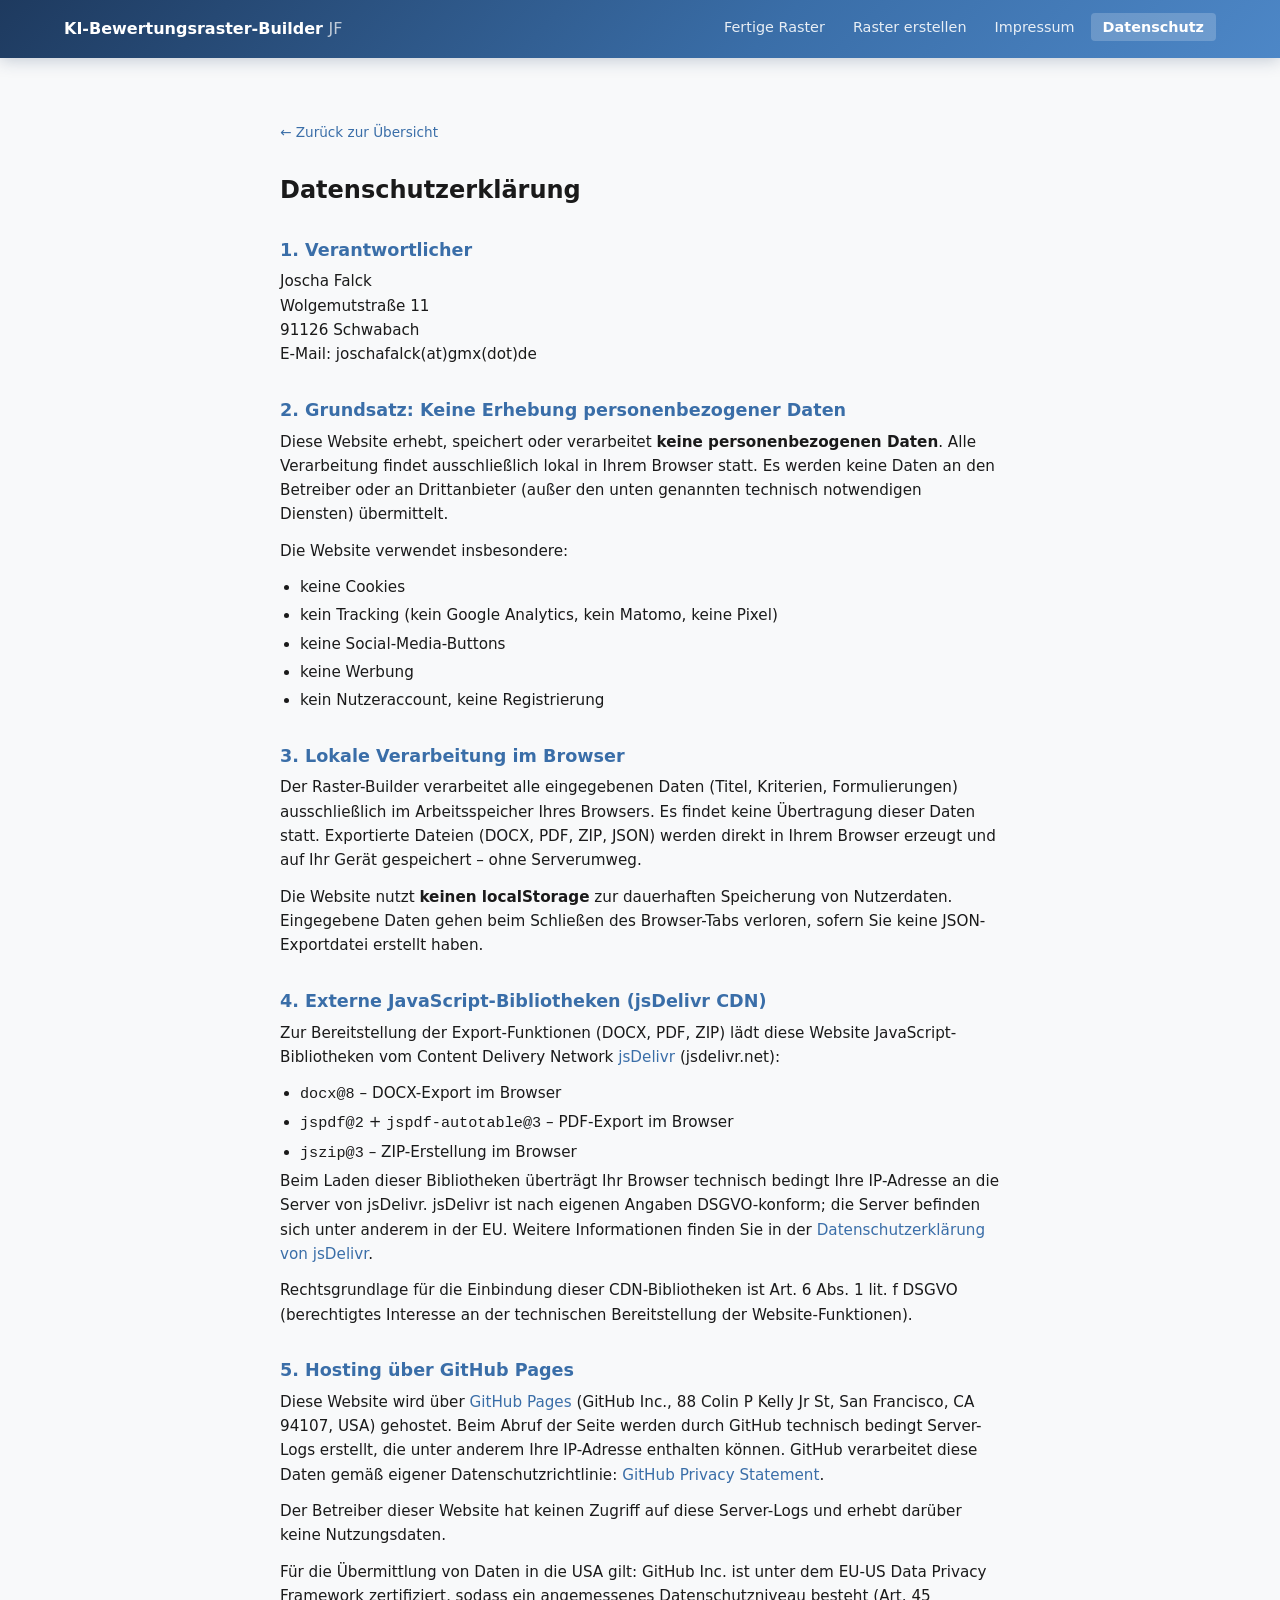
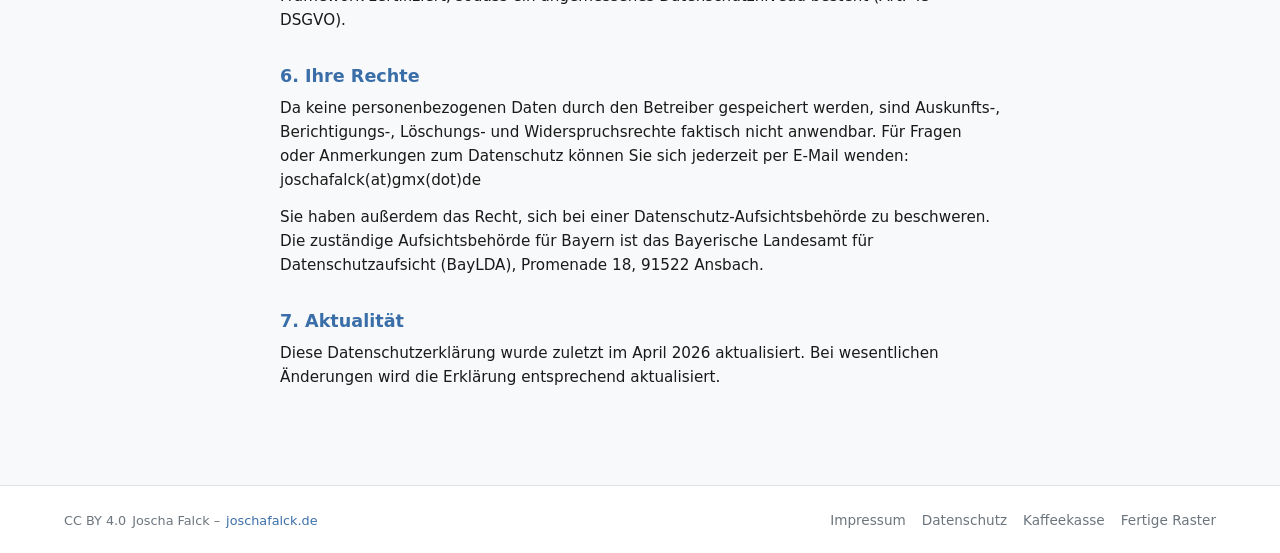
<file: datenschutz.html>
<!DOCTYPE html>
<html lang="de">
<head>
  <meta charset="UTF-8">
  <meta name="viewport" content="width=device-width, initial-scale=1.0">
  <title>Datenschutzerklärung – KI-Bewertungsraster-Builder | Joscha Falck</title>
  <meta name="robots" content="noindex">
  <link rel="stylesheet" href="style.css">
</head>
<body>

<header class="site-header" role="banner">
  <nav class="nav-inner" aria-label="Hauptnavigation">
    <a href="index.html" class="nav-brand" aria-label="KI-Bewertungsraster-Builder Startseite">
      KI-Bewertungsraster-Builder <span style="font-weight:400; opacity:0.7;">JF</span>
    </a>
    <button class="nav-burger" id="nav-burger" aria-label="Menü öffnen" aria-expanded="false" aria-controls="nav-links">&#9776;</button>
    <ul class="nav-links" id="nav-links" role="list">
      <li><a href="index.html">Fertige Raster</a></li>
      <li><a href="builder.html">Raster erstellen</a></li>
      <li><a href="impressum.html">Impressum</a></li>
      <li><a href="datenschutz.html" class="active" aria-current="page">Datenschutz</a></li>
    </ul>
  </nav>
</header>

<main id="main-content">
  <div class="container">
    <div class="prose" style="padding: 2rem 0 3rem;">

      <p class="breadcrumb"><a href="index.html">← Zurück zur Übersicht</a></p>

      <h1>Datenschutzerklärung</h1>

      <h2>1. Verantwortlicher</h2>
      <p>
        Joscha Falck<br>
        Wolgemutstraße 11<br>
        91126 Schwabach<br>
        E-Mail: joschafalck(at)gmx(dot)de
      </p>

      <h2>2. Grundsatz: Keine Erhebung personenbezogener Daten</h2>
      <p>
        Diese Website erhebt, speichert oder verarbeitet <strong>keine personenbezogenen Daten</strong>.
        Alle Verarbeitung findet ausschließlich lokal in Ihrem Browser statt.
        Es werden keine Daten an den Betreiber oder an Drittanbieter (außer den unten genannten
        technisch notwendigen Diensten) übermittelt.
      </p>
      <p>
        Die Website verwendet insbesondere:
      </p>
      <ul>
        <li>keine Cookies</li>
        <li>kein Tracking (kein Google Analytics, kein Matomo, keine Pixel)</li>
        <li>keine Social-Media-Buttons</li>
        <li>keine Werbung</li>
        <li>kein Nutzeraccount, keine Registrierung</li>
      </ul>

      <h2>3. Lokale Verarbeitung im Browser</h2>
      <p>
        Der Raster-Builder verarbeitet alle eingegebenen Daten (Titel, Kriterien, Formulierungen)
        ausschließlich im Arbeitsspeicher Ihres Browsers. Es findet keine Übertragung dieser Daten
        statt. Exportierte Dateien (DOCX, PDF, ZIP, JSON) werden direkt in Ihrem Browser erzeugt
        und auf Ihr Gerät gespeichert – ohne Serverumweg.
      </p>
      <p>
        Die Website nutzt <strong>keinen localStorage</strong> zur dauerhaften Speicherung von
        Nutzerdaten. Eingegebene Daten gehen beim Schließen des Browser-Tabs verloren, sofern Sie
        keine JSON-Exportdatei erstellt haben.
      </p>

      <h2>4. Externe JavaScript-Bibliotheken (jsDelivr CDN)</h2>
      <p>
        Zur Bereitstellung der Export-Funktionen (DOCX, PDF, ZIP) lädt diese Website
        JavaScript-Bibliotheken vom Content Delivery Network
        <a href="https://www.jsdelivr.com" target="_blank" rel="noopener">jsDelivr</a>
        (jsdelivr.net):
      </p>
      <ul>
        <li><code>docx@8</code> – DOCX-Export im Browser</li>
        <li><code>jspdf@2</code> + <code>jspdf-autotable@3</code> – PDF-Export im Browser</li>
        <li><code>jszip@3</code> – ZIP-Erstellung im Browser</li>
      </ul>
      <p>
        Beim Laden dieser Bibliotheken überträgt Ihr Browser technisch bedingt Ihre IP-Adresse
        an die Server von jsDelivr. jsDelivr ist nach eigenen Angaben DSGVO-konform; die Server
        befinden sich unter anderem in der EU. Weitere Informationen finden Sie in der
        <a href="https://www.jsdelivr.com/privacy-policy-jsdelivr-net" target="_blank" rel="noopener">
          Datenschutzerklärung von jsDelivr</a>.
      </p>
      <p>
        Rechtsgrundlage für die Einbindung dieser CDN-Bibliotheken ist Art. 6 Abs. 1 lit. f DSGVO
        (berechtigtes Interesse an der technischen Bereitstellung der Website-Funktionen).
      </p>

      <h2>5. Hosting über GitHub Pages</h2>
      <p>
        Diese Website wird über
        <a href="https://pages.github.com" target="_blank" rel="noopener">GitHub Pages</a>
        (GitHub Inc., 88 Colin P Kelly Jr St, San Francisco, CA 94107, USA) gehostet.
        Beim Abruf der Seite werden durch GitHub technisch bedingt Server-Logs erstellt,
        die unter anderem Ihre IP-Adresse enthalten können. GitHub verarbeitet diese Daten
        gemäß eigener Datenschutzrichtlinie:
        <a href="https://docs.github.com/de/site-policy/privacy-policies/github-privacy-statement"
           target="_blank" rel="noopener">GitHub Privacy Statement</a>.
      </p>
      <p>
        Der Betreiber dieser Website hat keinen Zugriff auf diese Server-Logs und erhebt
        darüber keine Nutzungsdaten.
      </p>
      <p>
        Für die Übermittlung von Daten in die USA gilt: GitHub Inc. ist unter dem
        EU-US Data Privacy Framework zertifiziert, sodass ein angemessenes Datenschutzniveau
        besteht (Art. 45 DSGVO).
      </p>

      <h2>6. Ihre Rechte</h2>
      <p>
        Da keine personenbezogenen Daten durch den Betreiber gespeichert werden, sind
        Auskunfts-, Berichtigungs-, Löschungs- und Widerspruchsrechte faktisch nicht anwendbar.
        Für Fragen oder Anmerkungen zum Datenschutz können Sie sich jederzeit per E-Mail wenden:
        joschafalck(at)gmx(dot)de
      </p>
      <p>
        Sie haben außerdem das Recht, sich bei einer Datenschutz-Aufsichtsbehörde zu beschweren.
        Die zuständige Aufsichtsbehörde für Bayern ist das
        Bayerische Landesamt für Datenschutzaufsicht (BayLDA),
        Promenade 18, 91522 Ansbach.
      </p>

      <h2>7. Aktualität</h2>
      <p>
        Diese Datenschutzerklärung wurde zuletzt im April 2026 aktualisiert.
        Bei wesentlichen Änderungen wird die Erklärung entsprechend aktualisiert.
      </p>

    </div>
  </div>
</main>

<footer class="site-footer" role="contentinfo">
  <div class="footer-inner">
    <span class="cc-badge">
      <span aria-label="Creative Commons BY">CC BY 4.0</span>
      Joscha Falck –
      <a href="https://www.joschafalck.de" target="_blank" rel="noopener">joschafalck.de</a>
    </span>
    <nav class="footer-links" aria-label="Footer-Navigation">
      <a href="impressum.html">Impressum</a>
      <a href="datenschutz.html">Datenschutz</a>
      <a href="https://joschafalck.de/kaffeekasse/" target="_blank" rel="noopener">Kaffeekasse</a>
      <a href="index.html">Fertige Raster</a>
    </nav>
  </div>
</footer>

<script>
  document.getElementById('nav-burger').addEventListener('click', function() {
    const links = document.getElementById('nav-links');
    const isOpen = links.classList.toggle('open');
    this.setAttribute('aria-expanded', isOpen);
  });
</script>

</body>
</html>
</file>
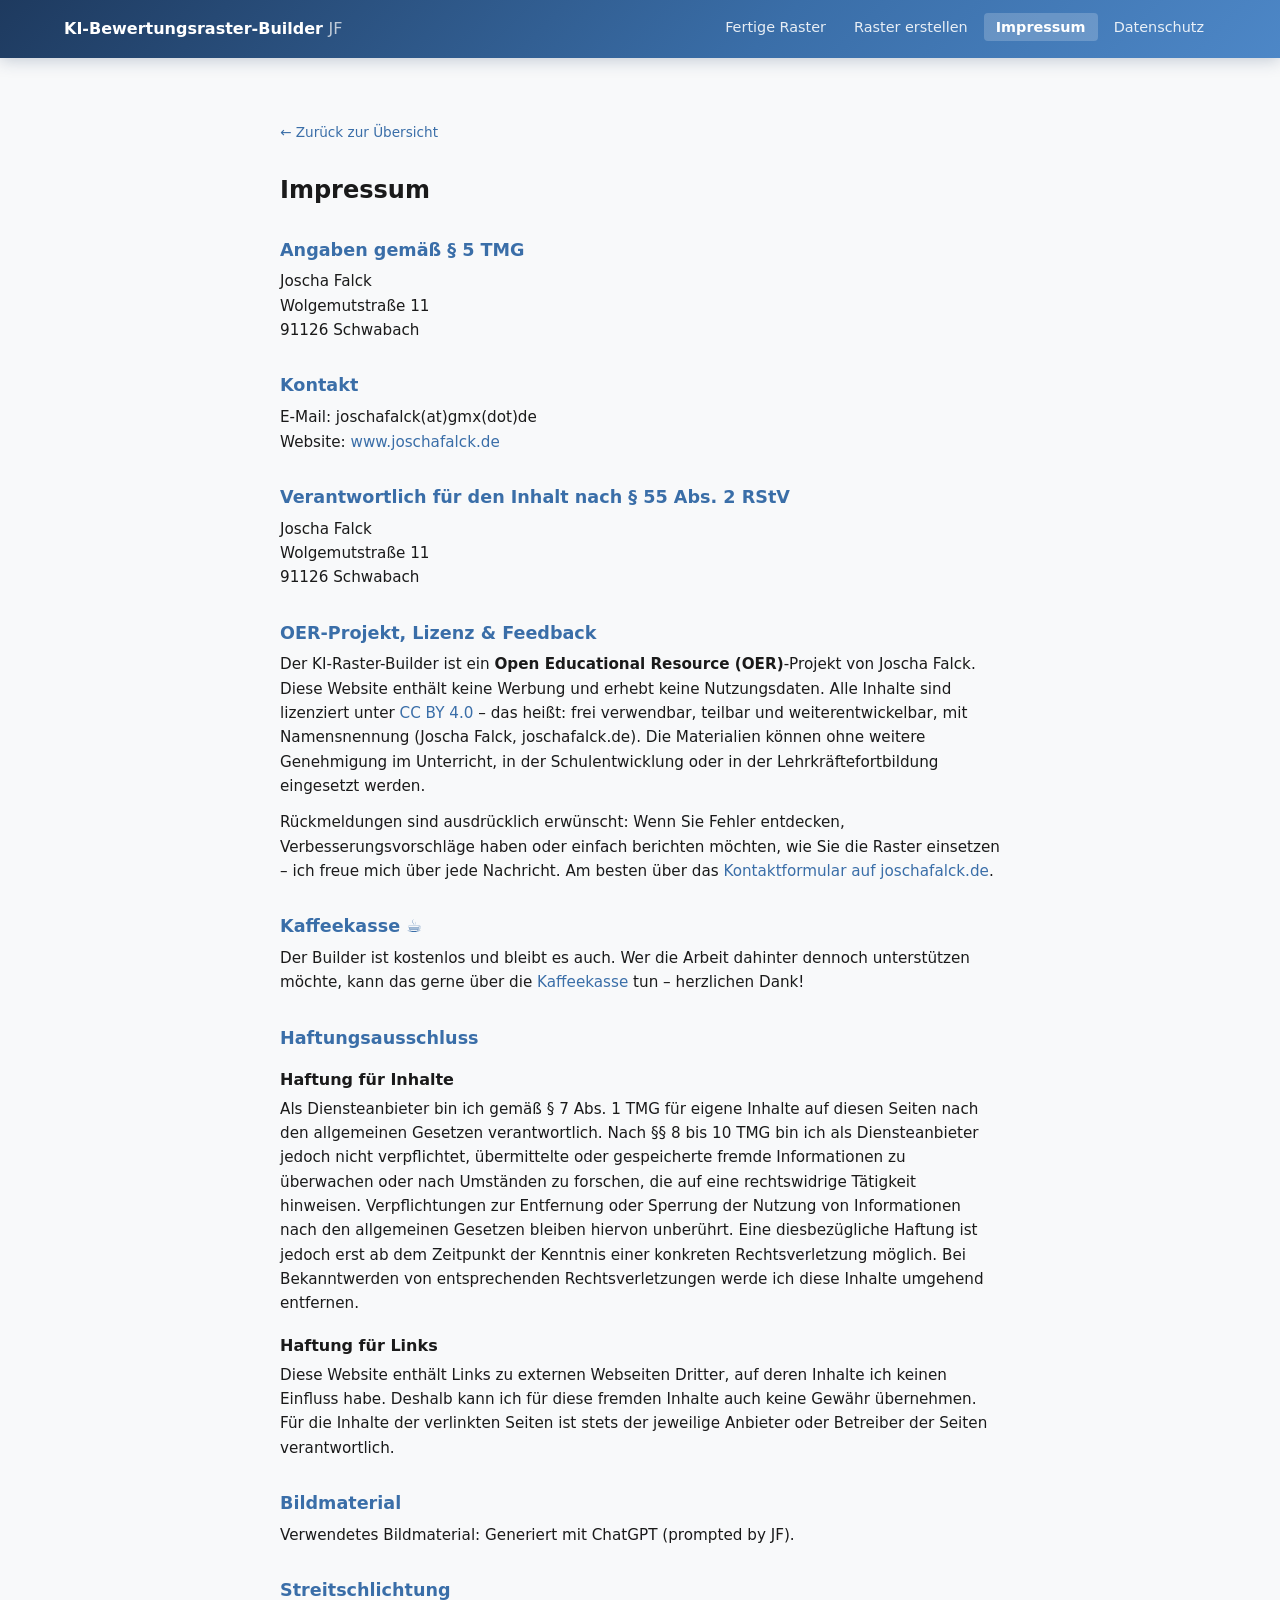
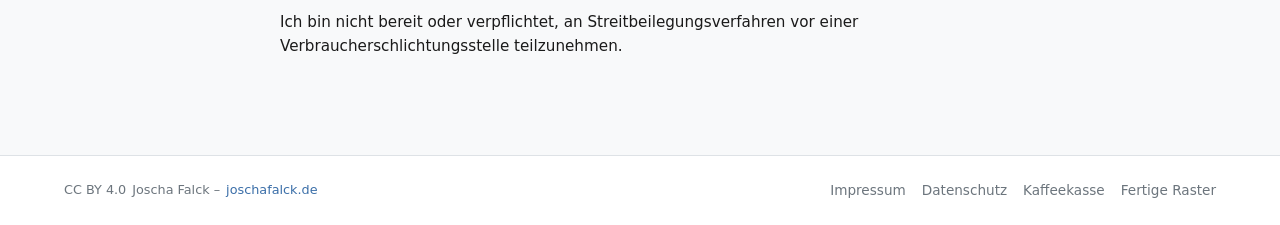
<file: impressum.html>
<!DOCTYPE html>
<html lang="de">
<head>
  <meta charset="UTF-8">
  <meta name="viewport" content="width=device-width, initial-scale=1.0">
  <title>Impressum – KI-Bewertungsraster-Builder | Joscha Falck</title>
  <meta name="robots" content="noindex">
  <link rel="stylesheet" href="style.css">
</head>
<body>

<header class="site-header" role="banner">
  <nav class="nav-inner" aria-label="Hauptnavigation">
    <a href="index.html" class="nav-brand" aria-label="KI-Bewertungsraster-Builder Startseite">
      KI-Bewertungsraster-Builder <span style="font-weight:400; opacity:0.7;">JF</span>
    </a>
    <button class="nav-burger" id="nav-burger" aria-label="Menü öffnen" aria-expanded="false" aria-controls="nav-links">&#9776;</button>
    <ul class="nav-links" id="nav-links" role="list">
      <li><a href="index.html">Fertige Raster</a></li>
      <li><a href="builder.html">Raster erstellen</a></li>
      <li><a href="impressum.html" class="active" aria-current="page">Impressum</a></li>
      <li><a href="datenschutz.html">Datenschutz</a></li>
    </ul>
  </nav>
</header>

<main id="main-content">
  <div class="container">
    <div class="prose" style="padding: 2rem 0 3rem;">

      <p class="breadcrumb"><a href="index.html">← Zurück zur Übersicht</a></p>

      <h1>Impressum</h1>

      <h2>Angaben gemäß § 5 TMG</h2>
      <p>
        Joscha Falck<br>
        Wolgemutstraße 11<br>
        91126 Schwabach
      </p>

      <h2>Kontakt</h2>
      <p>
        E-Mail: joschafalck(at)gmx(dot)de<br>
        Website: <a href="https://www.joschafalck.de" target="_blank" rel="noopener">www.joschafalck.de</a>
      </p>

      <h2>Verantwortlich für den Inhalt nach § 55 Abs. 2 RStV</h2>
      <p>
        Joscha Falck<br>
        Wolgemutstraße 11<br>
        91126 Schwabach
      </p>

      <h2>OER-Projekt, Lizenz &amp; Feedback</h2>
      <p>
        Der KI-Raster-Builder ist ein <strong>Open Educational Resource (OER)</strong>-Projekt von Joscha Falck.
        Diese Website enthält keine Werbung und erhebt keine Nutzungsdaten.
        Alle Inhalte sind lizenziert unter
        <a href="https://creativecommons.org/licenses/by/4.0/deed.de" target="_blank" rel="noopener">CC BY 4.0</a> –
        das heißt: frei verwendbar, teilbar und weiterentwickelbar, mit Namensnennung
        (Joscha Falck, joschafalck.de). Die Materialien können ohne weitere Genehmigung
        im Unterricht, in der Schulentwicklung oder in der Lehrkräftefortbildung eingesetzt werden.
      </p>
      <p>
        Rückmeldungen sind ausdrücklich erwünscht: Wenn Sie Fehler entdecken, Verbesserungsvorschläge haben
        oder einfach berichten möchten, wie Sie die Raster einsetzen – ich freue mich über jede Nachricht.
        Am besten über das <a href="https://joschafalck.de/kontakt/" target="_blank" rel="noopener">Kontaktformular auf joschafalck.de</a>.
      </p>

      <h2>Kaffeekasse ☕</h2>
      <p>
        Der Builder ist kostenlos und bleibt es auch. Wer die Arbeit dahinter dennoch unterstützen möchte,
        kann das gerne über die
        <a href="https://joschafalck.de/kaffeekasse/" target="_blank" rel="noopener">Kaffeekasse</a> tun –
        herzlichen Dank!
      </p>

      <h2>Haftungsausschluss</h2>

      <h3 style="font-size: 1rem; margin-top: 1.25rem; margin-bottom: 0.4rem;">Haftung für Inhalte</h3>
      <p>
        Als Diensteanbieter bin ich gemäß § 7 Abs. 1 TMG für eigene Inhalte auf diesen Seiten
        nach den allgemeinen Gesetzen verantwortlich. Nach §§ 8 bis 10 TMG bin ich als
        Diensteanbieter jedoch nicht verpflichtet, übermittelte oder gespeicherte fremde
        Informationen zu überwachen oder nach Umständen zu forschen, die auf eine rechtswidrige
        Tätigkeit hinweisen. Verpflichtungen zur Entfernung oder Sperrung der Nutzung von
        Informationen nach den allgemeinen Gesetzen bleiben hiervon unberührt. Eine diesbezügliche
        Haftung ist jedoch erst ab dem Zeitpunkt der Kenntnis einer konkreten Rechtsverletzung möglich.
        Bei Bekanntwerden von entsprechenden Rechtsverletzungen werde ich diese Inhalte umgehend entfernen.
      </p>

      <h3 style="font-size: 1rem; margin-top: 1.25rem; margin-bottom: 0.4rem;">Haftung für Links</h3>
      <p>
        Diese Website enthält Links zu externen Webseiten Dritter, auf deren Inhalte ich keinen
        Einfluss habe. Deshalb kann ich für diese fremden Inhalte auch keine Gewähr übernehmen.
        Für die Inhalte der verlinkten Seiten ist stets der jeweilige Anbieter oder Betreiber der
        Seiten verantwortlich.
      </p>

      <h2>Bildmaterial</h2>
      <p>
        Verwendetes Bildmaterial: Generiert mit ChatGPT (prompted by JF).
      </p>

      <h2>Streitschlichtung</h2>
      <p>
        Ich bin nicht bereit oder verpflichtet, an Streitbeilegungsverfahren vor einer
        Verbraucherschlichtungsstelle teilzunehmen.
      </p>

    </div>
  </div>
</main>

<footer class="site-footer" role="contentinfo">
  <div class="footer-inner">
    <span class="cc-badge">
      <span aria-label="Creative Commons BY">CC BY 4.0</span>
      Joscha Falck –
      <a href="https://www.joschafalck.de" target="_blank" rel="noopener">joschafalck.de</a>
    </span>
    <nav class="footer-links" aria-label="Footer-Navigation">
      <a href="impressum.html">Impressum</a>
      <a href="datenschutz.html">Datenschutz</a>
      <a href="https://joschafalck.de/kaffeekasse/" target="_blank" rel="noopener">Kaffeekasse</a>
      <a href="index.html">Fertige Raster</a>
    </nav>
  </div>
</footer>

<script>
  document.getElementById('nav-burger').addEventListener('click', function() {
    const links = document.getElementById('nav-links');
    const isOpen = links.classList.toggle('open');
    this.setAttribute('aria-expanded', isOpen);
  });
</script>

</body>
</html>
</file>
<file: style.css>
/* ============================================================
   KI-Bewertungsraster-Builder | Joscha Falck | CC-BY 4.0
   style.css – Zentrales Stylesheet
   ============================================================ */

/* --- 1. CSS Custom Properties ----------------------------- */
:root {
  --color-lk:          #3A6EA8;
  --color-lk-light:    #E5EFF8;
  --color-lk-title:    #2A4E7A;
  --color-su:          #2D7A68;
  --color-su-light:    #DDF0EA;
  --color-su-title:    #1A5C4A;

  --color-s1:          #F0F0F0;
  --color-s2:          #FFF3E0;
  --color-s3:          #E8F0FE;
  --color-s4:          #E8F5E9;
  --color-s1-border:   #D8D8D8;
  --color-s2-border:   #F0D9B5;
  --color-s3-border:   #C5D8F8;
  --color-s4-border:   #C3E6C5;

  --color-bg:          #F8F9FA;
  --color-surface:     #FFFFFF;
  --color-text:        #1A1A1A;
  --color-text-muted:  #6C757D;
  --color-link:        #3A6EA8;
  --color-border:      #DEE2E6;
  --color-border-dark: #CED4DA;

  /* Kompetenzbereich-Tags */
  --tag-instrumental:  #1565C0;
  --tag-analytisch:    #E65100;
  --tag-personell:     #2E7D32;
  --tag-srl:           #6A1B9A;
  --tag-integrativ:    #00838F;

  --radius-sm:         4px;
  --radius:            8px;
  --radius-lg:         12px;
  --shadow-sm:         0 1px 4px rgba(0,0,0,0.07);
  --shadow:            0 2px 8px rgba(0,0,0,0.09);
  --shadow-md:         0 4px 16px rgba(0,0,0,0.13);
  --shadow-lg:         0 8px 32px rgba(0,0,0,0.16);
  --transition:        0.18s ease;
  --max-width:         1200px;
  --font-sans:         system-ui, -apple-system, 'Segoe UI', sans-serif;
}

/* --- 2. Reset & Base -------------------------------------- */
*, *::before, *::after { box-sizing: border-box; margin: 0; padding: 0; }

html { font-size: 16px; scroll-behavior: smooth; }

body {
  font-family: var(--font-sans);
  background: var(--color-bg);
  color: var(--color-text);
  line-height: 1.6;
  min-height: 100vh;
  display: flex;
  flex-direction: column;
}

a { color: var(--color-link); text-decoration: none; }
a:hover { text-decoration: underline; }
a:focus-visible { outline: 2px solid var(--color-lk); outline-offset: 3px; border-radius: var(--radius-sm); }

h1, h2, h3, h4 { line-height: 1.3; font-weight: 700; }
h1 { font-size: 1.75rem; }
h2 { font-size: 1.35rem; }
h3 { font-size: 1.1rem; }
h4 { font-size: 1rem; }

p { margin-bottom: 0.75rem; }
p:last-child { margin-bottom: 0; }

ul, ol { padding-left: 1.25rem; }
li { margin-bottom: 0.25rem; }

/* --- 3. Layout ------------------------------------------- */
.container {
  width: 100%;
  max-width: var(--max-width);
  margin: 0 auto;
  padding: 0 1.5rem;
}

main {
  flex: 1;
  padding: 2rem 0 3rem;
}

/* --- 4. Navigation --------------------------------------- */
.site-header {
  background: linear-gradient(135deg, #1e3a5f 0%, #3A6EA8 60%, #4d87c7 100%);
  color: #fff;
  position: sticky;
  top: 0;
  z-index: 100;
  box-shadow: 0 2px 16px rgba(30,58,95,0.25);
}

.nav-inner {
  display: flex;
  align-items: center;
  justify-content: space-between;
  gap: 1rem;
  padding: 0.875rem 1.5rem;
  max-width: var(--max-width);
  margin: 0 auto;
}

.nav-brand {
  font-size: 1rem;
  font-weight: 700;
  color: #fff;
  text-decoration: none;
  white-space: nowrap;
  flex-shrink: 0;
}
.nav-brand:hover { text-decoration: none; opacity: 0.9; }
.nav-brand small { font-weight: 400; opacity: 0.8; font-size: 0.8rem; display: block; line-height: 1.1; }

.nav-links {
  display: flex;
  align-items: center;
  gap: 0.25rem;
  list-style: none;
  padding: 0;
  margin: 0;
  flex-wrap: wrap;
}

.nav-links a {
  color: rgba(255,255,255,0.88);
  font-size: 0.9rem;
  padding: 0.4rem 0.75rem;
  border-radius: var(--radius-sm);
  transition: background var(--transition), color var(--transition);
  white-space: nowrap;
}
.nav-links a:hover { background: rgba(255,255,255,0.15); color: #fff; text-decoration: none; }
.nav-links a.active { background: rgba(255,255,255,0.2); color: #fff; font-weight: 600; }

.nav-burger {
  display: none;
  background: none;
  border: none;
  color: #fff;
  font-size: 1.5rem;
  cursor: pointer;
  padding: 0.25rem;
  line-height: 1;
}

/* --- 5. Buttons ------------------------------------------ */
.btn {
  display: inline-flex;
  align-items: center;
  justify-content: center;
  gap: 0.5rem;
  padding: 0.625rem 1.25rem;
  border-radius: var(--radius);
  font-size: 0.9rem;
  font-weight: 600;
  cursor: pointer;
  border: 2px solid transparent;
  transition: all var(--transition);
  text-decoration: none;
  min-height: 44px;
  white-space: nowrap;
  font-family: inherit;
}
.btn:focus-visible { outline: 2px solid var(--color-lk); outline-offset: 3px; }

.btn-primary {
  background: linear-gradient(135deg, #3A6EA8, #2a5a9a);
  color: #fff;
  border-color: #2a5a9a;
  box-shadow: 0 2px 6px rgba(58,110,168,0.3);
}
.btn-primary:hover {
  background: linear-gradient(135deg, #2a5a9a, #1e4a8a);
  border-color: #1e4a8a;
  color: #fff;
  text-decoration: none;
  box-shadow: 0 4px 12px rgba(58,110,168,0.4);
  transform: translateY(-1px);
}

.btn-secondary {
  background: transparent;
  color: var(--color-lk);
  border-color: var(--color-lk);
}
.btn-secondary:hover {
  background: var(--color-lk-light);
  text-decoration: none;
  box-shadow: 0 2px 8px rgba(58,110,168,0.18);
  transform: translateY(-1px);
}

.btn-su {
  background: linear-gradient(135deg, #2D7A68, #1e6555);
  color: #fff;
  border-color: #1e6555;
  box-shadow: 0 2px 6px rgba(45,122,104,0.3);
}
.btn-su:hover {
  background: linear-gradient(135deg, #1e6555, #155040);
  border-color: #155040;
  color: #fff;
  text-decoration: none;
  box-shadow: 0 4px 12px rgba(45,122,104,0.4);
  transform: translateY(-1px);
}

.btn-outline-su {
  background: transparent;
  color: var(--color-su);
  border-color: var(--color-su);
}
.btn-outline-su:hover {
  background: var(--color-su-light);
  text-decoration: none;
  box-shadow: 0 2px 8px rgba(45,122,104,0.18);
  transform: translateY(-1px);
}

.btn-ghost {
  background: transparent;
  color: var(--color-text-muted);
  border-color: var(--color-border);
}
.btn-ghost:hover { background: var(--color-bg); color: var(--color-text); }

.btn-sm {
  padding: 0.375rem 0.75rem;
  font-size: 0.82rem;
  min-height: 36px;
}

.btn-lg {
  padding: 0.875rem 1.75rem;
  font-size: 1rem;
  border-radius: var(--radius-lg);
}

.btn-icon {
  padding: 0.5rem;
  min-height: 44px;
  min-width: 44px;
  border-radius: var(--radius);
  background: transparent;
  border: none;
  cursor: pointer;
  color: var(--color-text-muted);
  font-size: 1rem;
  display: inline-flex;
  align-items: center;
  justify-content: center;
  transition: all var(--transition);
}
.btn-icon:hover { background: var(--color-bg); color: var(--color-text); }
.btn-icon:focus-visible { outline: 2px solid var(--color-lk); outline-offset: 2px; border-radius: var(--radius-sm); }

/* --- 6. Filter Chips ------------------------------------- */
.filter-bar {
  display: flex;
  align-items: center;
  gap: 0.5rem;
  flex-wrap: wrap;
  margin-bottom: 1.75rem;
}

.filter-chip {
  padding: 0.4rem 1.1rem;
  border-radius: 999px;
  border: 2px solid var(--color-border);
  background: var(--color-surface);
  color: var(--color-text-muted);
  font-size: 0.875rem;
  font-weight: 500;
  cursor: pointer;
  transition: all 0.2s ease;
  min-height: 40px;
  font-family: inherit;
  box-shadow: 0 1px 3px rgba(0,0,0,0.06);
}
.filter-chip:hover {
  border-color: var(--color-lk);
  color: var(--color-lk);
  background: var(--color-lk-light);
  transform: translateY(-1px);
  box-shadow: 0 3px 8px rgba(58,110,168,0.15);
}
.filter-chip.active {
  background: linear-gradient(135deg, #3A6EA8, #2a5a9a);
  border-color: #2a5a9a;
  color: #fff;
  box-shadow: 0 2px 8px rgba(58,110,168,0.35);
}
.filter-chip:focus-visible { outline: 2px solid var(--color-lk); outline-offset: 3px; }

/* --- 7. Kachel-Grid (Startseite) ------------------------- */
.tiles-grid {
  display: grid;
  grid-template-columns: repeat(4, 1fr);
  gap: 1rem;
}

.raster-tile {
  background: var(--color-surface);
  border-radius: var(--radius-lg);
  border: 1px solid var(--color-border);
  padding: 1.1rem 1rem 1rem;
  box-shadow: 0 2px 8px rgba(0,0,0,0.07);
  display: flex;
  flex-direction: column;
  gap: 0.625rem;
  transition: box-shadow 0.22s ease, transform 0.22s ease, border-color 0.22s ease;
}
.raster-tile:hover {
  box-shadow: 0 6px 22px rgba(58,110,168,0.14), 0 2px 8px rgba(0,0,0,0.06);
  transform: translateY(-3px);
  border-color: rgba(58,110,168,0.25);
}
.raster-tile.hidden { display: none; }

.tile-meta {
  display: flex;
  align-items: center;
  justify-content: space-between;
  gap: 0.5rem;
  flex-wrap: wrap;
}
.tile-num {
  font-size: 0.72rem;
  font-weight: 700;
  color: var(--color-text-muted);
  letter-spacing: 0.05em;
  text-transform: uppercase;
}

.tile-title {
  font-size: 0.9rem;
  font-weight: 700;
  color: var(--color-text);
  line-height: 1.35;
  flex: 1;
}

.tile-versions {
  display: flex;
  gap: 0.375rem;
  flex-wrap: wrap;
}
.tile-version-badge {
  font-size: 0.68rem;
  font-weight: 600;
  padding: 0.15rem 0.5rem;
  border-radius: 999px;
  border: 1px solid;
}
.tile-lk {
  background: var(--color-lk-light);
  border-color: #b8d4ec;
  color: var(--color-lk-title);
}
.tile-su {
  background: var(--color-su-light);
  border-color: #a8d5c7;
  color: var(--color-su-title);
}

.tile-actions {
  display: flex;
  gap: 0.375rem;
  flex-wrap: wrap;
  margin-top: auto;
}
.tile-actions .btn {
  flex: 1;
  min-width: 0;
  font-size: 0.78rem;
  padding: 0.35rem 0.5rem;
  min-height: 34px;
}

/* Legacy cards grid (for compatibility) */
.cards-grid {
  display: grid;
  grid-template-columns: repeat(3, 1fr);
  gap: 1.25rem;
}

.raster-card {
  background: var(--color-surface);
  border-radius: var(--radius-lg);
  box-shadow: 0 2px 8px rgba(0,0,0,0.07), 0 1px 3px rgba(0,0,0,0.05);
  border: 1px solid var(--color-border);
  overflow: hidden;
  display: flex;
  flex-direction: column;
  transition: box-shadow 0.22s ease, transform 0.22s ease;
}
.raster-card:hover {
  box-shadow: 0 8px 28px rgba(58,110,168,0.15), 0 3px 10px rgba(0,0,0,0.08);
  transform: translateY(-4px);
  border-color: rgba(58,110,168,0.25);
}
.raster-card.hidden { display: none; }

.card-header {
  padding: 1rem 1.25rem 0.75rem;
  border-bottom: 1px solid var(--color-border);
}

.card-num {
  font-size: 0.78rem;
  font-weight: 700;
  color: var(--color-text-muted);
  letter-spacing: 0.05em;
  text-transform: uppercase;
  margin-bottom: 0.35rem;
}

.card-title {
  font-size: 1.05rem;
  font-weight: 700;
  color: var(--color-text);
  margin-bottom: 0.5rem;
}

.competency-tag {
  display: inline-block;
  padding: 0.2rem 0.6rem;
  border-radius: 999px;
  font-size: 0.72rem;
  font-weight: 700;
  color: #fff;
  letter-spacing: 0.03em;
  text-transform: uppercase;
}
.tag-instrumental { background: var(--tag-instrumental); }
.tag-analytisch-kritisch { background: var(--tag-analytisch); }
.tag-personell { background: var(--tag-personell); }
.tag-personell-srl { background: var(--tag-srl); }
.tag-integrativ { background: var(--tag-integrativ); }

.card-body {
  padding: 0.875rem 1.25rem;
  flex: 1;
}

.criteria-list {
  list-style: none;
  padding: 0;
  margin: 0;
  font-size: 0.85rem;
  color: var(--color-text-muted);
}
.criteria-list li {
  padding: 0.2rem 0;
  padding-left: 1rem;
  position: relative;
  margin-bottom: 0;
}
.criteria-list li::before {
  content: '·';
  position: absolute;
  left: 0;
  color: var(--color-border-dark);
  font-weight: 900;
}

.card-footer {
  padding: 0.875rem 1.25rem;
  border-top: 1px solid var(--color-border);
  display: flex;
  gap: 0.5rem;
  flex-wrap: wrap;
}

/* --- 8. Page Header (Index) ------------------------------ */
.page-intro {
  background: linear-gradient(135deg, #f0f5fb 0%, #e8f0fa 50%, #f5f9f7 100%);
  border-bottom: 1px solid var(--color-border);
  padding: 2.5rem 0;
  margin-bottom: 0.5rem;
}
.page-intro .container {
  display: flex;
  align-items: center;
  justify-content: space-between;
  gap: 2rem;
}
.page-intro-text { flex: 1; }
.page-intro-text h1 { margin-bottom: 0.5rem; color: var(--color-lk); }
.page-intro-text p { color: var(--color-text-muted); font-size: 0.95rem; }
.page-intro-action {
  flex-shrink: 0;
  display: flex;
  align-items: center;
}

.intro-cta-btn {
  display: inline-flex;
  align-items: center;
  gap: 0.5rem;
  background: var(--color-lk);
  color: #fff;
  text-decoration: none;
  border-radius: var(--radius-lg);
  padding: 0.9rem 1.5rem;
  font-size: 0.95rem;
  font-weight: 700;
  white-space: nowrap;
  transition: background 0.18s, transform 0.18s, box-shadow 0.18s;
  box-shadow: 0 4px 16px rgba(58,110,168,0.28);
  font-family: inherit;
}
.intro-cta-btn:hover {
  background: var(--color-lk-title);
  transform: translateY(-2px);
  box-shadow: 0 8px 24px rgba(58,110,168,0.35);
}
.intro-cta-icon { font-size: 1.1rem; }
.intro-cta-text { line-height: 1.3; }
.intro-cta-arrow { font-size: 1rem; opacity: 0.85; }

/* --- 9. Modal -------------------------------------------- */
.modal-backdrop {
  position: fixed;
  inset: 0;
  background: rgba(0,0,0,0.5);
  z-index: 200;
  display: none;
  align-items: flex-start;
  justify-content: center;
  padding: 2rem 1rem;
  overflow-y: auto;
}
.modal-backdrop.open { display: flex; }

.modal {
  background: var(--color-surface);
  border-radius: var(--radius-lg);
  box-shadow: var(--shadow-lg);
  width: 100%;
  max-width: 960px;
  max-height: 90vh;
  display: flex;
  flex-direction: column;
  margin: auto;
  overflow: hidden;
}

.modal-header {
  padding: 1.25rem 1.5rem;
  border-bottom: 1px solid var(--color-border);
  display: flex;
  align-items: center;
  justify-content: space-between;
  gap: 1rem;
  flex-shrink: 0;
}
.modal-header h2 { font-size: 1.15rem; }
.modal-close {
  background: none;
  border: none;
  font-size: 1.5rem;
  cursor: pointer;
  color: var(--color-text-muted);
  line-height: 1;
  padding: 0.25rem;
  min-height: 44px;
  min-width: 44px;
  display: flex;
  align-items: center;
  justify-content: center;
  border-radius: var(--radius);
  transition: background var(--transition);
  flex-shrink: 0;
}
.modal-close:hover { background: var(--color-bg); color: var(--color-text); }

.modal-tabs {
  display: flex;
  gap: 0;
  border-bottom: 1px solid var(--color-border);
  padding: 0 1.5rem;
  flex-shrink: 0;
}
.modal-tab {
  padding: 0.75rem 1.25rem;
  border: none;
  background: none;
  font-size: 0.9rem;
  font-weight: 600;
  color: var(--color-text-muted);
  cursor: pointer;
  border-bottom: 3px solid transparent;
  margin-bottom: -1px;
  font-family: inherit;
  transition: all var(--transition);
  min-height: 44px;
}
.modal-tab:hover { color: var(--color-text); }
.modal-tab.active { color: var(--color-lk); border-bottom-color: var(--color-lk); }
.modal-tab.active.su { color: var(--color-su); border-bottom-color: var(--color-su); }

.modal-body {
  padding: 1.5rem;
  overflow-y: auto;
  flex: 1;
}

.modal-footer {
  padding: 1rem 1.5rem;
  border-top: 1px solid var(--color-border);
  display: flex;
  align-items: center;
  justify-content: space-between;
  gap: 1rem;
  flex-wrap: wrap;
  flex-shrink: 0;
}

/* --- 10. Raster Preview Table ---------------------------- */
.raster-preview-wrap {
  overflow-x: auto;
}

.raster-table {
  width: 100%;
  border-collapse: collapse;
  font-size: 0.82rem;
  table-layout: fixed;
}

.raster-table th,
.raster-table td {
  border: 1px solid #ccc;
  padding: 0.5rem 0.625rem;
  vertical-align: top;
  text-align: left;
  word-wrap: break-word;
}

.raster-table.lk thead th {
  background: var(--color-lk);
  color: #fff;
  font-weight: 700;
  text-align: center;
}

.raster-table.su thead th {
  background: var(--color-su);
  color: #fff;
  font-weight: 700;
  text-align: center;
}

.raster-table .col-kriterium,
.raster-table thead th.col-kriterium {
  width: 16%;
  font-weight: 700;
  text-align: left;
}

.raster-table.lk .col-kriterium { background: var(--color-lk-light); }
.raster-table.su .col-kriterium { background: var(--color-su-light); }

.raster-table .col-s1 { background: var(--color-s1); width: 21%; }
.raster-table .col-s2 { background: var(--color-s2); width: 21%; }
.raster-table .col-s3 { background: var(--color-s3); width: 21%; }
.raster-table .col-s4 { background: var(--color-s4); width: 21%; }

.raster-table-title {
  font-weight: 700;
  margin-bottom: 0.75rem;
  font-size: 0.95rem;
}
.raster-table-title.lk { color: var(--color-lk-title); }
.raster-table-title.su { color: var(--color-su-title); }

.raster-meta-line {
  margin-top: 0.5rem;
  font-size: 0.78rem;
  color: #666;
}

.raster-hint-line {
  margin-top: 0.35rem;
  font-size: 0.78rem;
  color: #999;
}
.raster-hint-line strong { color: #666; }

/* --- 11. Builder Wizard ---------------------------------- */
.builder-layout {
  display: grid;
  grid-template-columns: 260px 1fr;
  gap: 2rem;
  align-items: stretch;
}

.wizard-sidebar {
  position: sticky;
  top: 4.5rem;
  background: var(--color-surface);
  border-radius: var(--radius-lg);
  border: 1px solid var(--color-border);
  overflow: hidden;
  box-shadow: var(--shadow-sm);
  display: flex;
  flex-direction: column;
}

/* Sidebar: KI-Prompt-Box */
.sidebar-prompt-box {
  border-top: 1px solid var(--color-border);
  margin-top: 0.75rem;
}
.sidebar-prompt-toggle {
  display: flex;
  align-items: center;
  gap: 0.5rem;
  width: 100%;
  padding: 0.875rem 1.25rem;
  background: linear-gradient(135deg, #eef4fb 0%, #e8f3ee 100%);
  border: none;
  cursor: pointer;
  font-family: inherit;
  font-size: 0.82rem;
  font-weight: 700;
  color: var(--color-lk);
  text-align: left;
  transition: background var(--transition), color var(--transition);
}
.sidebar-prompt-toggle:hover {
  background: linear-gradient(135deg, #e2ecf7 0%, #daeee6 100%);
  color: var(--color-lk-title);
}
.sidebar-prompt-icon { font-size: 1rem; flex-shrink: 0; }
.sidebar-prompt-chevron {
  margin-left: auto;
  font-size: 0.75rem;
  transition: transform 0.2s ease;
  flex-shrink: 0;
}
.sidebar-prompt-toggle[aria-expanded="true"] .sidebar-prompt-chevron {
  transform: rotate(180deg);
}
.sidebar-prompt-panel {
  padding: 0.85rem 1.25rem 1rem;
}
.sidebar-prompt-desc {
  font-size: 0.78rem;
  color: var(--color-text-muted);
  line-height: 1.5;
  margin-bottom: 0.75rem;
}
.sidebar-prompt-copy-wrap {
  display: flex;
}
.sidebar-prompt-copy {
  display: inline-flex;
  align-items: center;
  gap: 0.4rem;
  padding: 0.5rem 0.875rem;
  background: #f1f5f9;
  border: 1.5px solid var(--color-border);
  border-radius: var(--radius);
  font-family: inherit;
  font-size: 0.8rem;
  font-weight: 600;
  color: var(--color-text);
  cursor: pointer;
  transition: background var(--transition), border-color var(--transition);
  width: 100%;
  justify-content: center;
}
.sidebar-prompt-copy:hover {
  background: #e2e8f0;
  border-color: var(--color-border-dark);
}
.sidebar-prompt-copy.copied {
  background: #dcfce7;
  border-color: #86efac;
  color: #15803d;
}

.wizard-step-item {
  display: flex;
  align-items: center;
  gap: 0.875rem;
  padding: 1rem 1.25rem;
  border-bottom: 1px solid var(--color-border);
  font-size: 0.875rem;
  color: var(--color-text-muted);
  transition: all var(--transition);
}
.wizard-step-item:last-child { border-bottom: none; }
.wizard-step-item.active {
  color: var(--color-lk);
  background: linear-gradient(90deg, var(--color-lk-light) 0%, #edf4fc 100%);
  font-weight: 700;
  border-left: 3px solid var(--color-lk);
}
.wizard-step-item.done { color: var(--color-su); cursor: pointer; }
.wizard-step-item.done:hover { background: rgba(45,122,104,0.06); }
.wizard-step-item.done::after {
  content: '✓';
  margin-left: auto;
  font-size: 0.8rem;
  font-weight: 700;
  color: var(--color-su);
  opacity: 0.8;
}

.step-num {
  width: 28px;
  height: 28px;
  border-radius: 50%;
  background: var(--color-border);
  color: var(--color-text-muted);
  font-size: 0.8rem;
  font-weight: 700;
  display: flex;
  align-items: center;
  justify-content: center;
  flex-shrink: 0;
  transition: all var(--transition);
}
.wizard-step-item.active .step-num { background: var(--color-lk); color: #fff; }
.wizard-step-item.done .step-num { background: var(--color-su); color: #fff; }

.wizard-main { min-width: 0; }

/* Step panels */
.step-panel { display: none; }
.step-panel.active {
  display: block;
  animation: fadeInStep 0.22s ease-out;
}
@keyframes fadeInStep {
  from { opacity: 0; transform: translateY(10px); }
  to   { opacity: 1; transform: translateY(0); }
}

.step-card {
  background: var(--color-surface);
  border-radius: var(--radius-lg);
  border: 1px solid var(--color-border);
  padding: 1.75rem;
  box-shadow: 0 2px 10px rgba(0,0,0,0.07), 0 1px 3px rgba(0,0,0,0.04);
  transition: box-shadow var(--transition);
}
.step-card h2 { margin-bottom: 0.4rem; }
.step-card > p { color: var(--color-text-muted); font-size: 0.9rem; margin-bottom: 1.5rem; }

/* Step 1 – Ausgangspunkt */
.start-options {
  display: grid;
  grid-template-columns: repeat(2, 1fr);
  gap: 1rem;
  margin-bottom: 1.5rem;
}

.start-option {
  border: 2px solid var(--color-border);
  border-radius: var(--radius-lg);
  padding: 1.25rem;
  background:
    linear-gradient(rgba(255,255,255,0.93), rgba(255,255,255,0.93)),
    url('Bilder/Hintergrund Grid.png') center / cover;
}
  cursor: pointer;
  transition: all var(--transition);
  background: var(--color-surface);
  text-align: left;
  font-family: inherit;
}
.start-option:hover {
  border-color: var(--color-lk);
  background: var(--color-lk-light);
  box-shadow: 0 4px 14px rgba(58,110,168,0.15);
  transform: translateY(-2px);
}
.start-option.selected {
  border-color: var(--color-lk);
  background: linear-gradient(135deg, var(--color-lk-light) 0%, #d6e8f7 100%);
  box-shadow: 0 4px 14px rgba(58,110,168,0.18);
}
.start-option:focus-visible { outline: 2px solid var(--color-lk); outline-offset: 3px; border-radius: var(--radius-lg); }

.start-option-icon { font-size: 2rem; margin-bottom: 0.75rem; }
.start-option h3 { font-size: 0.95rem; margin-bottom: 0.35rem; }
.start-option p { font-size: 0.82rem; color: var(--color-text-muted); margin-bottom: 0; }

.start-sub {
  display: none;
  margin-top: 1rem;
  padding: 1.25rem;
  background: var(--color-bg);
  border-radius: var(--radius);
  border: 1px solid var(--color-border);
}
.start-sub.visible { display: block; }
.start-sub label { display: block; font-size: 0.875rem; font-weight: 600; margin-bottom: 0.5rem; }
.start-sub select, .start-sub .pool-grid { width: 100%; }

.pool-grid {
  display: grid;
  grid-template-columns: repeat(2, 1fr);
  gap: 0.5rem;
}
.pool-option {
  padding: 0.6rem 0.875rem;
  border: 2px solid var(--color-border);
  border-radius: var(--radius);
  font-size: 0.82rem;
  cursor: pointer;
  background: var(--color-surface);
  transition: all var(--transition);
  text-align: left;
  font-family: inherit;
}
.pool-option:hover {
  border-color: var(--color-lk);
  color: var(--color-lk);
  background: var(--color-lk-light);
  box-shadow: 0 2px 8px rgba(58,110,168,0.12);
  transform: translateY(-1px);
}
.pool-option.selected {
  border-color: var(--color-lk);
  background: linear-gradient(135deg, var(--color-lk-light) 0%, #d6e8f7 100%);
  color: var(--color-lk);
  font-weight: 600;
  box-shadow: 0 2px 8px rgba(58,110,168,0.15);
}

/* Step 2 – Konfiguration */
.config-grid {
  display: grid;
  grid-template-columns: repeat(2, 1fr);
  gap: 1rem 1.5rem;
  margin-bottom: 1.5rem;
}
.config-grid.wide { grid-template-columns: repeat(3, 1fr); }

.config-meta-row {
  display: grid;
  grid-template-columns: 1fr 1fr 1fr;
  gap: 0.75rem 1.25rem;
  margin-bottom: 1rem;
  align-items: stretch;
}

.form-group { display: flex; flex-direction: column; gap: 0.4rem; }
.form-group.span-2 { grid-column: span 2; }
.form-group.span-3 { grid-column: span 3; }

label {
  font-size: 0.85rem;
  font-weight: 600;
  color: var(--color-text);
}

input[type="text"],
select,
textarea {
  width: 100%;
  padding: 0.55rem 0.75rem;
  border: 1.5px solid var(--color-border);
  border-radius: var(--radius);
  font-size: 0.875rem;
  font-family: inherit;
  color: var(--color-text);
  background: var(--color-surface);
  transition: border-color var(--transition), box-shadow var(--transition);
}
input[type="text"]:focus,
select:focus,
textarea:focus {
  outline: none;
  border-color: var(--color-lk);
  box-shadow: 0 0 0 3px rgba(58, 110, 168, 0.15);
}

textarea { resize: vertical; min-height: 72px; line-height: 1.5; }

.char-count {
  font-size: 0.75rem;
  color: var(--color-text-muted);
  text-align: right;
}

/* Slider */
.slider-group { display: flex; flex-direction: column; gap: 0.4rem; }
.slider-track {
  display: flex;
  align-items: center;
  gap: 0.5rem;
}
.slider-track span { font-size: 0.78rem; color: var(--color-text-muted); white-space: nowrap; }
input[type="range"] {
  flex: 1;
  height: 4px;
  accent-color: var(--color-lk);
  cursor: pointer;
}

/* Toggle */
.toggle-group {
  display: flex;
  border: 1.5px solid var(--color-border);
  border-radius: var(--radius);
  overflow: hidden;
}
.toggle-option {
  flex: 1;
  padding: 0.5rem;
  border: none;
  background: transparent;
  font-size: 0.82rem;
  font-family: inherit;
  cursor: pointer;
  transition: all var(--transition);
  text-align: center;
  color: var(--color-text-muted);
  font-weight: 500;
  min-height: 40px;
}
.toggle-option + .toggle-option { border-left: 1.5px solid var(--color-border); }
.toggle-option.active {
  background: linear-gradient(135deg, #3A6EA8, #2a5a9a);
  color: #fff;
  font-weight: 700;
  box-shadow: inset 0 1px 3px rgba(0,0,0,0.15);
}
.toggle-option.active.su {
  background: linear-gradient(135deg, #2D7A68, #1e6555);
}

/* Stepper */
.stepper {
  display: flex;
  align-items: center;
  gap: 0.5rem;
}
.stepper button {
  width: 36px;
  height: 36px;
  border-radius: var(--radius);
  border: 1.5px solid var(--color-border);
  background: var(--color-surface);
  font-size: 1.1rem;
  cursor: pointer;
  display: flex;
  align-items: center;
  justify-content: center;
  transition: all var(--transition);
  font-family: inherit;
}
.stepper button:hover { border-color: var(--color-lk); background: var(--color-lk-light); color: var(--color-lk); }
.stepper-value {
  width: 40px;
  text-align: center;
  font-size: 1.1rem;
  font-weight: 700;
}

/* Sections */
.section-divider {
  border: none;
  border-top: 1px solid var(--color-border);
  margin: 1.5rem 0;
}

.section-heading {
  font-size: 1rem;
  font-weight: 700;
  color: var(--color-text);
  margin-bottom: 1rem;
  display: flex;
  align-items: center;
  gap: 0.5rem;
}

/* Points display */
.punkte-display {
  display: flex;
  gap: 0.5rem;
  flex-wrap: wrap;
  margin-top: 0.5rem;
}
.punkte-badge {
  padding: 0.25rem 0.625rem;
  border-radius: 999px;
  font-size: 0.78rem;
  font-weight: 700;
  border: 1px solid;
}
.punkte-badge.s1 { background: var(--color-s1); border-color: var(--color-s1-border); }
.punkte-badge.s2 { background: var(--color-s2); border-color: var(--color-s2-border); }
.punkte-badge.s3 { background: var(--color-s3); border-color: var(--color-s3-border); }
.punkte-badge.s4 { background: var(--color-s4); border-color: var(--color-s4-border); }

/* --- 12. Criteria Accordion ------------------------------ */
.criteria-container { display: flex; flex-direction: column; gap: 0.75rem; }

.criterion-item {
  border: 1.5px solid var(--color-border);
  border-radius: var(--radius);
  background: var(--color-surface);
  overflow: hidden;
  transition: box-shadow var(--transition), border-color var(--transition), transform var(--transition);
}
.criterion-item:hover {
  box-shadow: 0 4px 16px rgba(0,0,0,0.09);
  border-color: var(--color-border-dark);
}
.criterion-item.dragging { box-shadow: var(--shadow-md); opacity: 0.85; transform: scale(1.01); }
.criterion-item.drag-over { border-color: var(--color-lk); border-style: dashed; }

.criterion-header {
  display: flex;
  align-items: center;
  gap: 0.5rem;
  padding: 0.75rem 1rem;
  background: var(--color-bg);
  border-bottom: 1px solid var(--color-border);
}

.drag-handle {
  cursor: grab;
  color: var(--color-text-muted);
  font-size: 1.1rem;
  line-height: 1;
  padding: 0.2rem;
  flex-shrink: 0;
  user-select: none;
}
.drag-handle:active { cursor: grabbing; }

.criterion-name-input {
  flex: 1;
  font-weight: 600;
  border: 1.5px solid transparent;
  background: transparent;
  padding: 0.35rem 0.5rem;
  border-radius: var(--radius-sm);
  font-size: 0.9rem;
}
.criterion-name-input:focus { background: var(--color-surface); border-color: var(--color-lk); }

.criterion-body {
  padding: 0.875rem 1rem;
  max-height: 3000px;
  overflow: hidden;
  transition: max-height 0.32s ease-in-out, padding 0.32s ease-in-out, opacity 0.25s ease;
  opacity: 1;
}

.criterion-item.collapsed .criterion-body {
  max-height: 0;
  padding-top: 0;
  padding-bottom: 0;
  opacity: 0;
}
.criterion-toggle {
  background: none;
  border: none;
  cursor: pointer;
  font-size: 0.9rem;
  color: var(--color-text-muted);
  padding: 0 0.2rem;
  transition: transform 0.2s ease;
  flex-shrink: 0;
  line-height: 1;
}
.criterion-item.collapsed .criterion-toggle {
  transform: rotate(-90deg);
}

.level-row {
  margin-bottom: 1rem;
  padding-bottom: 1rem;
  border-bottom: 1px solid var(--color-border);
}
.level-row:last-child { margin-bottom: 0; padding-bottom: 0; border-bottom: none; }

.level-label {
  font-size: 0.8rem;
  font-weight: 700;
  text-transform: uppercase;
  letter-spacing: 0.04em;
  margin-bottom: 0.5rem;
  padding: 0.25rem 0.5rem;
  border-radius: var(--radius-sm);
  display: inline-block;
}
.level-label.s1 { background: var(--color-s1); }
.level-label.s2 { background: var(--color-s2); }
.level-label.s3 { background: var(--color-s3); }
.level-label.s4 { background: var(--color-s4); }

.level-inputs {
  display: grid;
  grid-template-columns: 1fr 1fr;
  gap: 0.5rem;
}

.textarea-wrap {
  position: relative;
}
.textarea-wrap textarea {
  font-size: 0.82rem;
  min-height: 64px;
}

.criteria-actions {
  display: flex;
  align-items: center;
  justify-content: space-between;
  margin-top: 1rem;
}
.drag-hint-text {
  font-size: 0.75rem;
  color: var(--color-text-muted);
  margin: 0.4rem 0 0;
  display: flex;
  align-items: center;
  gap: 0.3rem;
  opacity: 0.7;
  letter-spacing: 0.01em;
}
.criteria-count {
  font-size: 0.82rem;
  color: var(--color-text-muted);
}

/* Duplicate button */
.btn-duplicate {
  opacity: 0.6;
  transition: opacity var(--transition);
}
.btn-duplicate:hover { opacity: 1; }

/* Autosave status */
.autosave-status-text {
  font-size: 0.68rem;
  color: var(--color-text-muted);
  padding: 0.5rem 1rem;
  text-align: center;
  opacity: 0.55;
  margin-top: auto;
  border-top: 1px solid var(--color-border);
  transition: color 0.3s, opacity 0.3s;
  min-height: 0;
  letter-spacing: 0.01em;
}
.autosave-status-text:empty {
  border-top: none;
  padding: 0;
}

/* Tile: link-copy button */
.rt-link-btn {
  background: none;
  border: none;
  cursor: pointer;
  font-size: 0.82rem;
  padding: 0.1rem 0.25rem;
  border-radius: 4px;
  opacity: 0.45;
  transition: opacity .15s, background .15s;
  margin-left: auto;
  line-height: 1;
  flex-shrink: 0;
}
.rt-link-btn:hover { opacity: 1; background: #f0f4ff; }

/* Tile: ZIP row */
.rt-row-zip { margin-top: 0.35rem; }
.rt-zip {
  width: 100%;
  background: #f0f7ff;
  border: 1.5px solid #c7d9f7;
  color: #2a5aad;
  font-size: 0.72rem;
  font-weight: 600;
  padding: 0.3rem 0.5rem;
  border-radius: 5px;
  cursor: pointer;
  transition: background .15s;
  text-align: center;
}
.rt-zip:hover { background: #dce8ff; border-color: #a8c4f0; }

/* Stufen-Labels editor */
.stufen-labels-grid {
  display: grid;
  grid-template-columns: repeat(2, 1fr);
  gap: 0.75rem;
}
.stufen-labels-col { display: flex; flex-direction: column; gap: 0.5rem; }
.stufen-labels-col label { font-size: 0.78rem; color: var(--color-text-muted); }
.stufen-label-row { display: flex; align-items: center; gap: 0.5rem; }
.stufen-label-badge {
  width: 24px;
  height: 24px;
  border-radius: 50%;
  font-size: 0.72rem;
  font-weight: 700;
  display: flex;
  align-items: center;
  justify-content: center;
  flex-shrink: 0;
  border: 1px solid;
}
.stufen-label-badge.s1 { background: var(--color-s1); border-color: var(--color-s1-border); }
.stufen-label-badge.s2 { background: var(--color-s2); border-color: var(--color-s2-border); }
.stufen-label-badge.s3 { background: var(--color-s3); border-color: var(--color-s3-border); }
.stufen-label-badge.s4 { background: var(--color-s4); border-color: var(--color-s4-border); }
.stufen-label-badge.s5 { background: #EDE7F6; border-color: #C5B3E6; }
.stufen-label-badge.s6 { background: #FCE4EC; border-color: #F0B7C8; }

/* Hinweis & CC */
.hinweis-section {
  display: flex;
  flex-direction: column;
  gap: 0.5rem;
}
.cc-checkbox { display: flex; align-items: center; gap: 0.5rem; cursor: pointer; font-size: 0.85rem; }
.cc-checkbox input { accent-color: var(--color-lk); width: 16px; height: 16px; cursor: pointer; }

/* Step 3 – Preview */
.preview-controls {
  display: flex;
  align-items: center;
  justify-content: space-between;
  gap: 1rem;
  margin-bottom: 1.25rem;
  flex-wrap: wrap;
}

.export-grid {
  display: flex;
  flex-direction: column;
  gap: 0.875rem;
}
.export-group {
  border: 1.5px solid var(--color-border);
  border-radius: var(--radius);
  overflow: hidden;
}
.export-group-header {
  padding: 0.5rem 0.875rem;
  font-size: 0.78rem;
  font-weight: 700;
  text-transform: uppercase;
  letter-spacing: 0.05em;
  background: var(--color-bg);
  border-bottom: 1px solid var(--color-border);
  color: var(--color-text-muted);
}
.export-group-lk .export-group-header { color: var(--color-lk); background: var(--color-lk-light); border-color: rgba(58,110,168,0.2); }
.export-group-su .export-group-header { color: var(--color-su); background: rgba(45,122,104,0.07); border-color: rgba(45,122,104,0.2); }
.export-group-btns {
  display: grid;
  grid-template-columns: 1fr 1fr;
  gap: 0.5rem;
  padding: 0.625rem;
  background: var(--color-surface);
}

.preview-panel {
  background: var(--color-bg);
  border: 1px solid var(--color-border);
  border-radius: var(--radius);
  padding: 1.25rem;
  margin-bottom: 1.5rem;
  overflow-x: auto;
}

/* JSON Import/Export */
.json-actions {
  display: flex;
  gap: 0.5rem;
  flex-wrap: wrap;
}

/* Notices & Info */
.notice {
  padding: 0.75rem 1rem;
  border-radius: var(--radius);
  font-size: 0.85rem;
  display: flex;
  align-items: flex-start;
  gap: 0.625rem;
  margin-bottom: 1rem;
  line-height: 1.5;
}
.notice-info { background: var(--color-lk-light); border: 1px solid var(--color-lk); color: var(--color-lk-title); }
.notice-warn { background: #FFF8E1; border: 1px solid #F9A825; color: #795400; }
.notice-icon { flex-shrink: 0; font-size: 1rem; margin-top: 0.05rem; }

/* --- 14. Footer ------------------------------------------ */
.site-footer {
  background: var(--color-surface);
  border-top: 1px solid var(--color-border);
  padding: 1.5rem 0;
  font-size: 0.85rem;
  color: var(--color-text-muted);
}
.footer-inner {
  max-width: var(--max-width);
  margin: 0 auto;
  padding: 0 1.5rem;
  display: flex;
  align-items: center;
  justify-content: space-between;
  gap: 1rem;
  flex-wrap: wrap;
}
.footer-links { display: flex; gap: 1rem; flex-wrap: wrap; }
.footer-links a { color: var(--color-text-muted); font-size: 0.85rem; }
.footer-links a:hover { color: var(--color-lk); }
.cc-badge {
  display: inline-flex;
  align-items: center;
  gap: 0.375rem;
  font-size: 0.8rem;
  color: var(--color-text-muted);
}

/* --- 15. Impressum / Datenschutz ------------------------- */
.prose {
  max-width: 720px;
  margin: 0 auto;
}
.prose h1 { margin-bottom: 0.5rem; font-size: 1.5rem; }
.prose h2 { margin-top: 2rem; margin-bottom: 0.5rem; font-size: 1.1rem; color: var(--color-lk); }
.prose p, .prose li { font-size: 0.95rem; color: var(--color-text); }
.prose a { color: var(--color-link); }
.prose .breadcrumb { font-size: 0.85rem; color: var(--color-text-muted); margin-bottom: 2rem; }

/* --- 16. Utilities --------------------------------------- */
.text-muted { color: var(--color-text-muted); }
.text-sm { font-size: 0.85rem; }
.mt-1 { margin-top: 0.5rem; }
.mt-2 { margin-top: 1rem; }
.mt-3 { margin-top: 1.5rem; }
.mb-1 { margin-bottom: 0.5rem; }
.mb-2 { margin-bottom: 1rem; }
.d-flex { display: flex; }
.align-center { align-items: center; }
.gap-1 { gap: 0.5rem; }
.gap-2 { gap: 1rem; }
.flex-wrap { flex-wrap: wrap; }
.w-100 { width: 100%; }
.visually-hidden {
  position: absolute;
  width: 1px; height: 1px;
  padding: 0; margin: -1px;
  overflow: hidden; clip: rect(0,0,0,0);
  border: 0;
}

/* GS notice badge */
.gs-notice {
  display: inline-block;
  background: #E8F5E9;
  border: 1px solid #A5D6A7;
  color: #2E7D32;
  font-size: 0.72rem;
  font-weight: 700;
  padding: 0.15rem 0.5rem;
  border-radius: 999px;
  margin-left: 0.5rem;
  vertical-align: middle;
}

/* --- 17. Info-Tipps (Glühbirne) -------------------------- */
.info-trigger {
  display: inline-flex;
  align-items: center;
  justify-content: center;
  width: 20px;
  height: 20px;
  border-radius: 50%;
  border: 1.5px solid #D4AC0D;
  background: #FFFDE7;
  color: #A07800;
  font-size: 0.72rem;
  cursor: pointer;
  transition: background 0.15s, transform 0.15s;
  vertical-align: middle;
  flex-shrink: 0;
  padding: 0;
  line-height: 1;
  font-style: normal;
}
.info-trigger:hover { background: #FFF176; transform: scale(1.12); }
.info-trigger[aria-expanded="true"] { background: #FFF176; border-color: #B8860B; }

.info-bubble {
  display: none;
  position: fixed;
  z-index: 1050;
  width: 420px;
  max-width: calc(100vw - 2rem);
  max-height: min(70vh, 420px);
  overflow-y: auto;
  overscroll-behavior: contain;
  background: #FFFEF7;
  border: 1.5px solid #F0D060;
  border-left: 3px solid #D4AC0D;
  border-radius: var(--radius);
  padding: 0.875rem 1rem;
  font-size: 0.82rem;
  line-height: 1.65;
  color: var(--color-text);
  box-shadow: 0 6px 28px rgba(0,0,0,0.16), 0 1px 6px rgba(0,0,0,0.08);
}
.info-bubble.open {
  display: block;
  animation: fadeInStep 0.18s ease-out;
}
.info-bubble[data-inline].open {
  position: static;
  width: 100%;
  max-width: 100%;
  max-height: none;
  overflow-y: visible;
  overscroll-behavior: auto;
  box-shadow: none;
}
.info-bubble strong { color: #7A5500; }
.info-bubble ul { margin: 0.35rem 0 0.35rem 1.1rem; padding: 0; }
.info-bubble li { margin-bottom: 0.2rem; }
.info-bubble .info-title {
  font-weight: 700;
  color: #7A5500;
  margin-bottom: 0.4rem;
  display: block;
}

/* --- 18. Toast-Benachrichtigung -------------------------- */
#toast-container {
  position: fixed;
  bottom: 1.5rem;
  right: 1.5rem;
  z-index: 9999;
  display: flex;
  flex-direction: column;
  gap: 0.5rem;
  pointer-events: none;
}
.toast {
  background: #1e293b;
  color: #fff;
  padding: 0.75rem 1.1rem;
  border-radius: var(--radius);
  font-size: 0.875rem;
  box-shadow: 0 4px 20px rgba(0,0,0,0.2);
  display: flex;
  align-items: center;
  gap: 0.6rem;
  animation: toastIn 0.25s ease-out, toastOut 0.3s ease-in 2.5s forwards;
  pointer-events: auto;
  max-width: 320px;
}
.toast.toast-success { border-left: 3px solid #22c55e; }
.toast.toast-error   { border-left: 3px solid #ef4444; }
@keyframes toastIn {
  from { opacity: 0; transform: translateY(12px); }
  to   { opacity: 1; transform: translateY(0); }
}
@keyframes toastOut {
  from { opacity: 1; }
  to   { opacity: 0; }
}

/* --- 18. Responsive --------------------------------------- */
@media (max-width: 1024px) {
  .tiles-grid { grid-template-columns: repeat(3, 1fr); }
  .cards-grid { grid-template-columns: repeat(2, 1fr); }
  .builder-layout { grid-template-columns: 1fr; }
  .wizard-sidebar { position: static; }
  .wizard-step-items { display: flex; flex-direction: row; overflow-x: auto; }
  .wizard-step-item { border-bottom: none; border-right: 1px solid var(--color-border); flex-shrink: 0; }
  .start-options { grid-template-columns: repeat(2, 1fr); }
  .config-grid.wide { grid-template-columns: repeat(2, 1fr); }
  .form-group.span-3 { grid-column: span 2; }
  .config-meta-row { grid-template-columns: 1fr 1fr; }
}

@media (max-width: 768px) {
  html, body { overflow-x: hidden; }
  main { padding: 1.25rem 0 2rem; }
  .page-intro { padding: 1.25rem 0; }
  .page-intro-text h1 { font-size: 1.35rem; }
  .page-intro-text p { font-size: 0.84rem; }
  .tiles-grid { grid-template-columns: repeat(2, 1fr); }
  .cards-grid { grid-template-columns: 1fr; }
  .nav-links { display: none; flex-direction: column; position: absolute; top: 100%; left: 0; right: 0; background: var(--color-lk); padding: 0.5rem; z-index: 101; }
  .nav-links.open { display: flex; }
  .nav-links a { padding: 0.75rem 1rem; }
  .nav-burger { display: flex; }
  .nav-inner { position: relative; }
  .page-intro .container { flex-direction: column; gap: 1rem; }
  .modal { max-height: 100vh; border-radius: 0; }
  .modal-backdrop { padding: 0; }
  .config-grid { grid-template-columns: 1fr; }
  .config-grid.wide { grid-template-columns: 1fr; }
  .form-group.span-2, .form-group.span-3 { grid-column: span 1; }
  .level-inputs { grid-template-columns: 1fr; }
  .pool-grid { grid-template-columns: 1fr; }
  .start-options { grid-template-columns: 1fr; }
  .export-grid { grid-template-columns: 1fr; }
  .stufen-labels-grid { grid-template-columns: 1fr; }
  .config-meta-row { grid-template-columns: 1fr; }
}

@media (max-width: 480px) {
  .tiles-grid { grid-template-columns: 1fr; }
  .tile-actions { flex-direction: column; }
  .tile-actions .btn { flex: none; width: 100%; }
}

/* --- 18. Print ------------------------------------------- */
@media print {
  .site-header, .site-footer, .filter-bar, .card-footer, .modal-footer, .btn { display: none !important; }
  body { background: #fff; }
  .raster-table { font-size: 8pt; }
  main { padding: 0; }
}

/* ── Builder: Hilfstext + Info-Bubble-Schließen ─────────── */
.form-hint-text { font-size: 0.78rem; color: #64748b; margin: 0.1rem 0 0.4rem; line-height: 1.4; }
.info-close-btn {
  float: right; margin: -2px -2px 6px 10px;
  background: none; border: none; cursor: pointer;
  font-size: 0.82rem; color: #94a3b8; padding: 2px 6px;
  border-radius: 4px; line-height: 1;
}
.info-close-btn:hover { background: #f1f5f9; color: #475569; }

/* ============================================================
   Kriterien-Mixer (Schritt 1 – dritte Option)
   ============================================================ */

/* Mixer-Kachel (volle Breite) */
.start-option-mixer {
  width: 100%;
  margin-top: 0.75rem;
  display: flex;
  align-items: center;
  justify-content: space-between;
  gap: 0.75rem;
  position: relative;
}
.start-option-mixer-inner {
  display: flex;
  align-items: center;
  gap: 1rem;
}
.start-option-mixer-inner .start-option-icon {
  margin-bottom: 0;
  flex-shrink: 0;
  font-size: 1.75rem;
}
.start-option-mixer-inner h3 { margin-bottom: 0.2rem; }
.start-option-mixer-inner p  { margin-bottom: 0; }

/* Mixer-Layout: Akkordeon links, Korb rechts */
.mixer-layout {
  display: grid;
  grid-template-columns: 1fr 270px;
  gap: 0.875rem;
  align-items: start;
}

/* Akkordeon */
.mixer-accordion {
  border: 1px solid var(--color-border);
  border-radius: var(--radius);
  overflow: hidden;
}
.mixer-raster-item + .mixer-raster-item {
  border-top: 1px solid var(--color-border);
}
.mixer-raster-header {
  width: 100%;
  display: flex;
  align-items: center;
  gap: 0.5rem;
  padding: 0.55rem 0.75rem;
  background: var(--color-bg);
  border: none;
  cursor: pointer;
  font-family: inherit;
  font-size: 0.85rem;
  font-weight: 600;
  text-align: left;
  transition: background var(--transition);
  color: var(--color-text);
}
.mixer-raster-header:hover { background: var(--color-lk-light); }
.mixer-raster-num {
  font-size: 0.7rem;
  font-weight: 600;
  color: var(--color-lk-title);
  background: var(--color-lk-light);
  border: 1px solid #c5d8f0;
  padding: 0.1rem 0;
  width: 2.6rem;
  text-align: center;
  border-radius: var(--radius-sm);
  flex-shrink: 0;
  display: inline-block;
}
.mixer-raster-title { flex: 1; }
.mixer-raster-chevron { color: var(--color-text-muted); font-size: 0.78rem; transition: transform var(--transition); }

.mixer-raster-body { border-top: 1px solid var(--color-border); }
.mixer-raster-body[hidden] { display: none; }

/* Einzelnes Kriterium */
.mixer-criterion-item { border-bottom: 1px solid #eef0f2; }
.mixer-criterion-item:last-child { border-bottom: none; }

.mixer-criterion-header {
  display: flex;
  align-items: center;
  padding: 0.35rem 0.75rem 0.35rem 1.1rem;
  gap: 0.45rem;
  background: #fff;
}
.mixer-crit-expand {
  flex: 1;
  display: flex;
  align-items: center;
  gap: 0.35rem;
  background: none;
  border: none;
  cursor: pointer;
  font-family: inherit;
  font-size: 0.81rem;
  text-align: left;
  padding: 0.2rem 0;
  color: var(--color-text);
  transition: color var(--transition);
}
.mixer-crit-expand:hover { color: var(--color-lk); }
.mixer-crit-chevron { font-size: 0.65rem; color: var(--color-text-muted); flex-shrink: 0; }

.mixer-crit-add {
  flex-shrink: 0;
  width: 24px;
  height: 24px;
  border-radius: 50%;
  border: 2px solid var(--color-lk);
  background: none;
  color: var(--color-lk);
  font-size: 0.95rem;
  font-weight: 700;
  cursor: pointer;
  display: flex;
  align-items: center;
  justify-content: center;
  line-height: 1;
  transition: all var(--transition);
}
.mixer-crit-add:hover { background: var(--color-lk); color: #fff; }
.mixer-crit-add.added {
  background: var(--color-s4);
  border-color: #5E9E42;
  color: #3a7a20;
  font-size: 0.8rem;
  cursor: default;
}

.mixer-crit-detail {
  padding: 0.55rem 0.75rem 0.65rem 1.6rem;
  background: #fafbfc;
  border-top: 1px solid #eef0f2;
}
.mixer-crit-detail[hidden] { display: none; }
.mixer-stage {
  font-size: 0.77rem;
  padding: 0.25rem 0.45rem;
  border-radius: var(--radius-sm);
  margin-bottom: 0.25rem;
  line-height: 1.45;
}
.mixer-stage:last-child { margin-bottom: 0; }
.mixer-s1 { background: var(--color-s1); }
.mixer-s2 { background: var(--color-s2); }
.mixer-s3 { background: var(--color-s3); }
.mixer-s4 { background: var(--color-s4); }

/* Korb */
.mixer-basket {
  border: 1px solid var(--color-border);
  border-radius: var(--radius);
  background: var(--color-surface);
  display: flex;
  flex-direction: column;
  overflow: hidden;
}
.mixer-basket-header {
  display: flex;
  align-items: center;
  justify-content: space-between;
  padding: 0.55rem 0.75rem;
  background: var(--color-bg);
  border-bottom: 1px solid var(--color-border);
}
.mixer-basket-title { font-size: 0.875rem; font-weight: 700; }
.mixer-basket-count {
  font-size: 0.75rem;
  color: var(--color-text-muted);
  background: var(--color-border);
  padding: 0.1rem 0.45rem;
  border-radius: 20px;
}
.mixer-basket-list {
  min-height: 72px;
  max-height: 230px;
  overflow-y: auto;
  padding: 0.5rem;
}
.mixer-empty-state {
  font-size: 0.81rem;
  color: var(--color-text-muted);
  text-align: center;
  padding: 0.9rem 0.5rem;
  line-height: 1.55;
  margin: 0;
}
.mixer-basket-item {
  display: flex;
  align-items: center;
  gap: 0.4rem;
  padding: 0.3rem 0.4rem;
  border-radius: var(--radius-sm);
  margin-bottom: 0.3rem;
  background: var(--color-bg);
  border: 1px solid var(--color-border);
  font-size: 0.8rem;
}
.mixer-basket-item:last-child { margin-bottom: 0; }
.mixer-basket-source {
  font-size: 0.68rem;
  font-weight: 700;
  color: #fff;
  background: var(--color-lk);
  padding: 0.08rem 0.3rem;
  border-radius: var(--radius-sm);
  flex-shrink: 0;
  white-space: nowrap;
}
.mixer-source-custom { background: #6A1B9A; }
.mixer-basket-name {
  flex: 1;
  overflow: hidden;
  text-overflow: ellipsis;
  white-space: nowrap;
}
.mixer-basket-remove {
  flex-shrink: 0;
  background: none;
  border: none;
  color: var(--color-text-muted);
  cursor: pointer;
  font-size: 1rem;
  line-height: 1;
  padding: 0 0.1rem;
  transition: color var(--transition);
}
.mixer-basket-remove:hover { color: #dc3545; }

.mixer-custom-form {
  padding: 0.6rem 0.75rem;
  border-top: 1px solid var(--color-border);
  background: var(--color-bg);
}
.mixer-custom-form input[type="text"] {
  width: 100%;
  margin-bottom: 0.4rem;
  font-size: 0.81rem;
}

@media (max-width: 640px) {
  .mixer-layout { grid-template-columns: 1fr; }
  .start-option-mixer { flex-wrap: wrap; }
}

/* ─── Beispielaufgabe-Button & Bubble (grün, nach info-trigger/info-bubble) ─── */
.info-trigger-ba {
  display: inline-flex;
  align-items: center;
  gap: 0.4rem;
  padding: 0.38rem 0.9rem;
  font-size: 0.82rem;
  font-weight: 600;
  color: #fff !important;
  background: #9A7020 !important;
  border: 1.5px solid #7A5510 !important;
  border-radius: 6px !important;
  cursor: pointer;
  font-family: inherit;
  transition: background .15s;
  width: auto !important;
  height: auto !important;
  min-width: 0 !important;
  transform: none !important;
}
.info-trigger-ba:hover { background: #7A5510 !important; }
.info-trigger-ba[aria-expanded="true"] { background: #7A5510 !important; border-color: #5E3E08 !important; }

/* Grüne Info-Bubble für Beispielaufgabe */
.info-bubble-ba {
  width: 700px !important;
  max-height: min(65vh, 420px) !important;
  background: #f7fbf4 !important;
  border: 1.5px solid #b8e0a4 !important;
  border-left: 3px solid #5e9e42 !important;
  color: #1e293b;
}
.info-bubble-ba .info-title {
  display: block;
  font-weight: 700;
  font-size: 0.84rem;
  color: #3d7a27 !important;
  margin-bottom: 0.75rem;
}
.info-bubble-ba .ba-meta {
  display: flex;
  gap: 0.4rem;
  margin-bottom: 0.65rem;
  flex-wrap: wrap;
  align-items: center;
}
.info-bubble-ba .ba-fach,
.info-bubble-ba .ba-jg {
  font-size: 0.73rem;
  font-weight: 700;
  padding: 0.15rem 0.55rem;
  border-radius: 20px;
  background: #edf7e8;
  color: #3d7a27;
  border: 1px solid #b8e0a4;
  white-space: nowrap;
}
.info-bubble-ba .ba-jg { background: #f0f7eb; color: #4a7a32; }
.info-bubble-ba .ba-aufgabe {
  display: block;
  margin: 0 0 0.8rem 0;
  padding: 0.7rem 0.85rem;
  border-left: 3px solid #5e9e42;
  border-radius: 0 6px 6px 0;
  background: #fff;
  font-size: 0.81rem;
  line-height: 1.6;
  color: #1e293b;
  white-space: pre-wrap;
}
.info-bubble-ba details { margin-top: 0; }
.info-bubble-ba details summary {
  cursor: pointer;
  font-size: 0.78rem;
  font-weight: 700;
  color: #4a7a32;
  padding: 0.3rem 0;
  user-select: none;
  list-style: none;
}
.info-bubble-ba details summary::before { content: '▶ '; font-size: 0.65rem; }
.info-bubble-ba details[open] summary::before { content: '▼ '; }
.info-bubble-ba details p {
  margin: 0.5rem 0 0 0;
  font-size: 0.78rem;
  line-height: 1.55;
  color: #475569;
  padding: 0.6rem 0.75rem;
  background: #edf7e8;
  border-radius: 5px;
  border: 1px solid #b8e0a4;
}

/* Copy-Buttons: Builder-Popup + Vorschau */
.info-bubble-ba .ba-aufgabe-wrap { position: relative; margin-bottom: 0.8rem; }
.info-bubble-ba .ba-aufgabe-wrap .ba-aufgabe { margin-bottom: 0; }
.ba-copy-btn,
.rp-ba-copy-btn {
  display: inline-flex;
  align-items: center;
  gap: 0.3rem;
  margin-top: 0.45rem;
  padding: 0.3rem 0.75rem;
  font-size: 0.75rem;
  font-weight: 600;
  color: #3d7a27;
  background: #edf7e8;
  border: 1px solid #b8e0a4;
  border-radius: 5px;
  cursor: pointer;
  font-family: inherit;
  transition: background .15s, color .15s;
}
.ba-copy-btn:hover,
.rp-ba-copy-btn:hover { background: #d5efca; }
.ba-copy-btn:disabled,
.rp-ba-copy-btn:disabled { opacity: 0.7; cursor: default; }
.rp-ba-aufgabe-wrap { display: flex; flex-direction: column; align-items: flex-start; }
</file>
